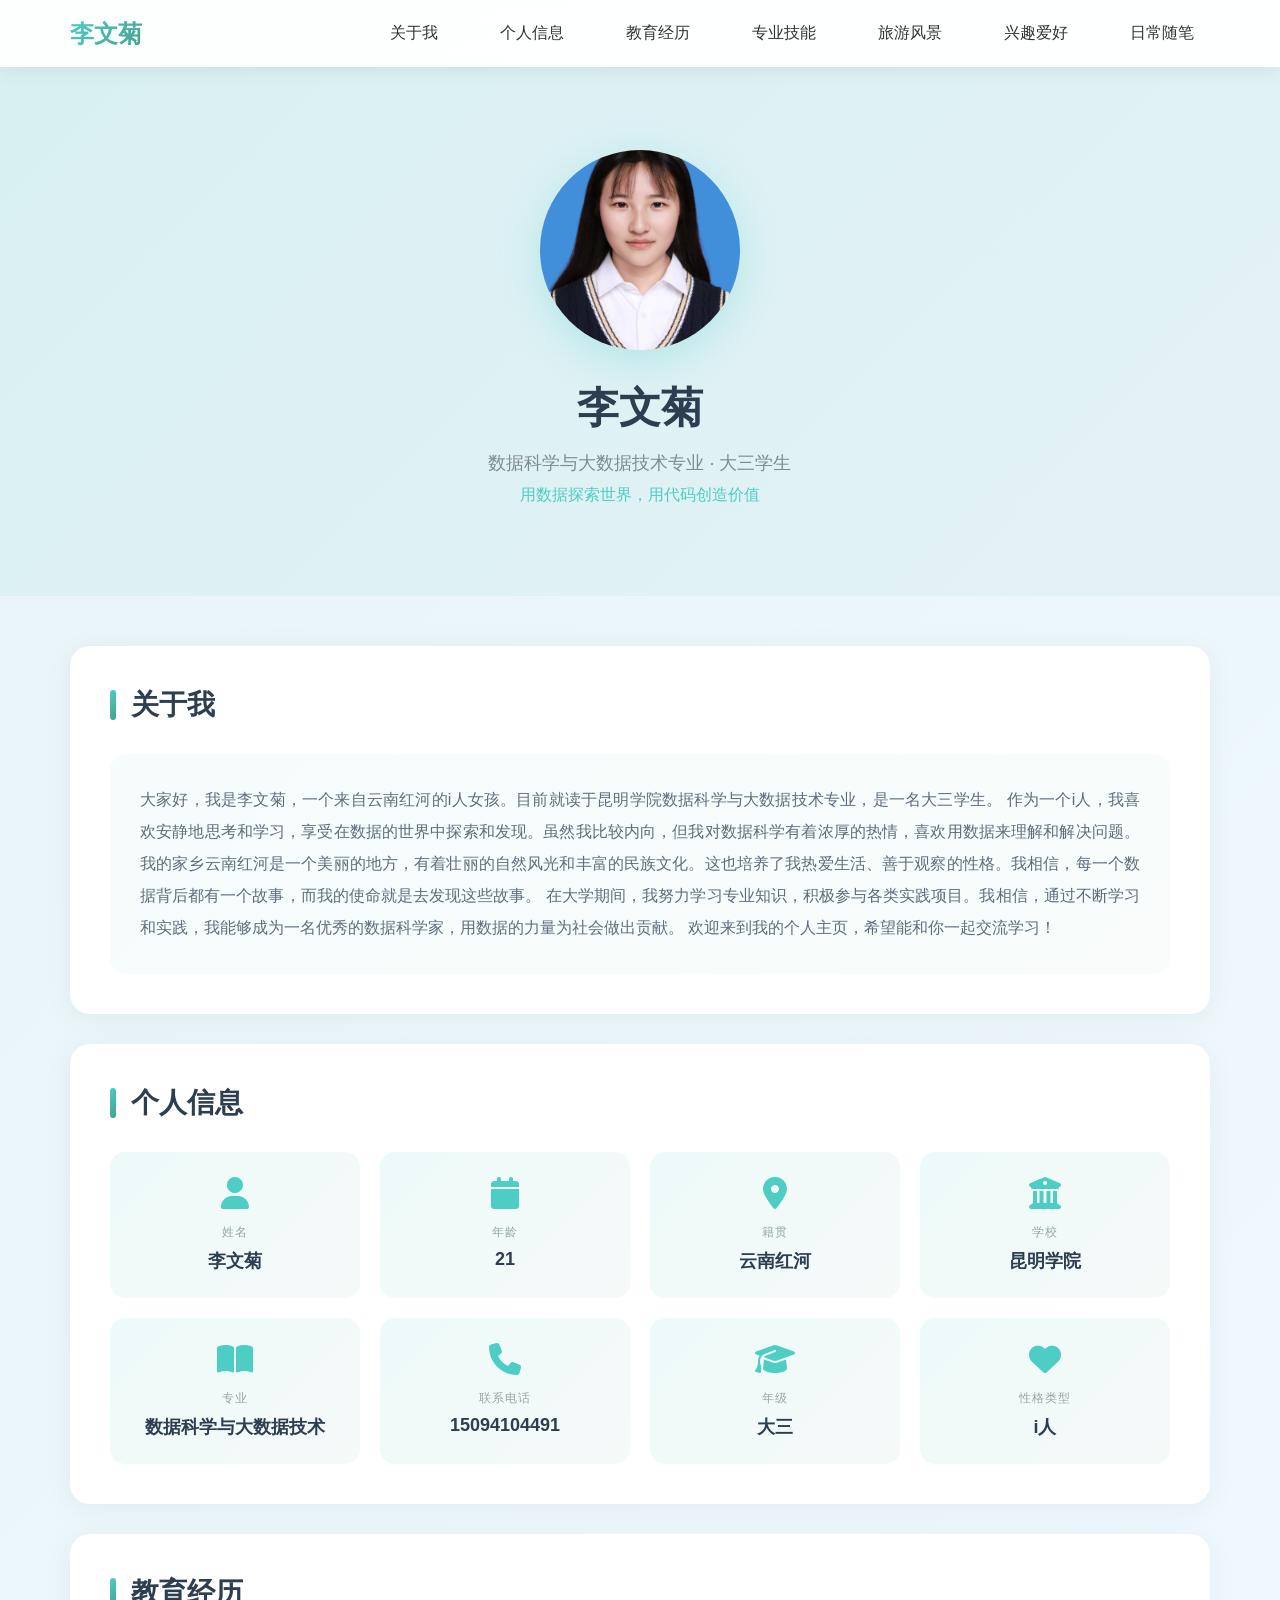
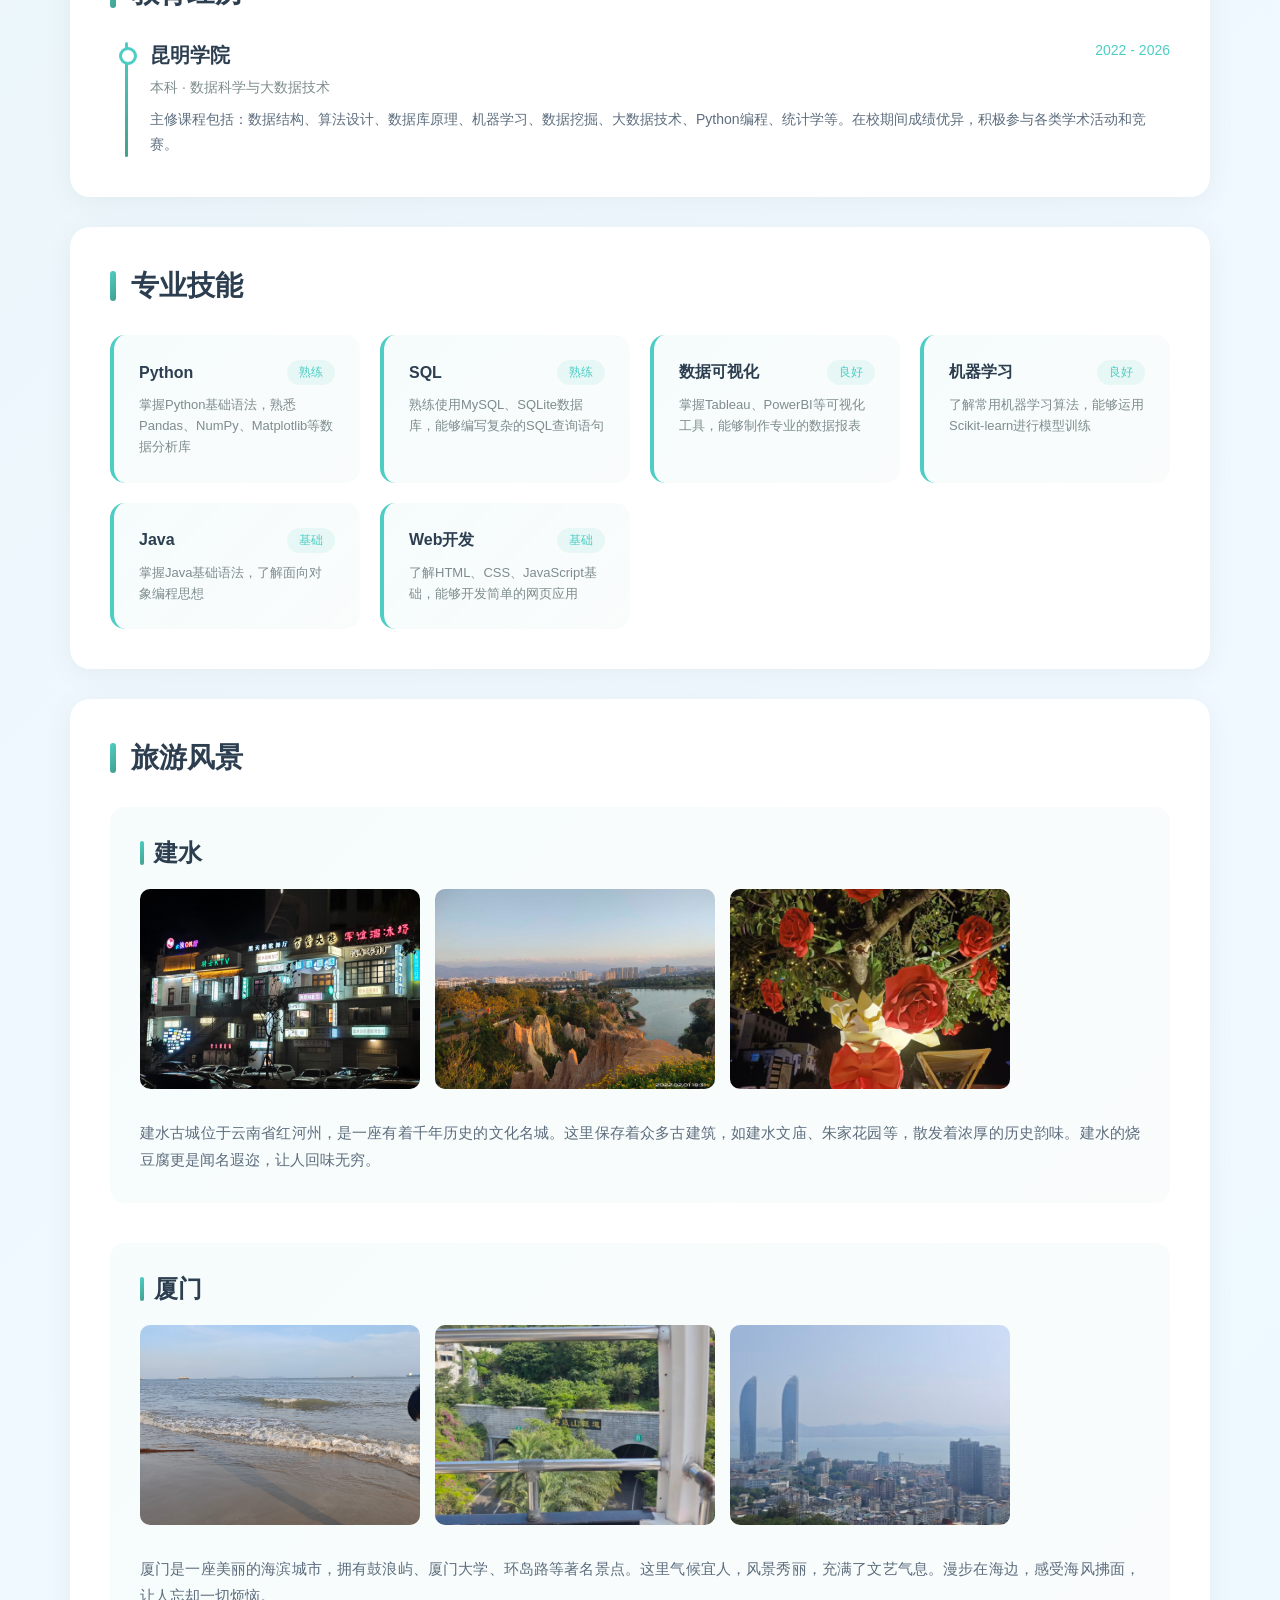
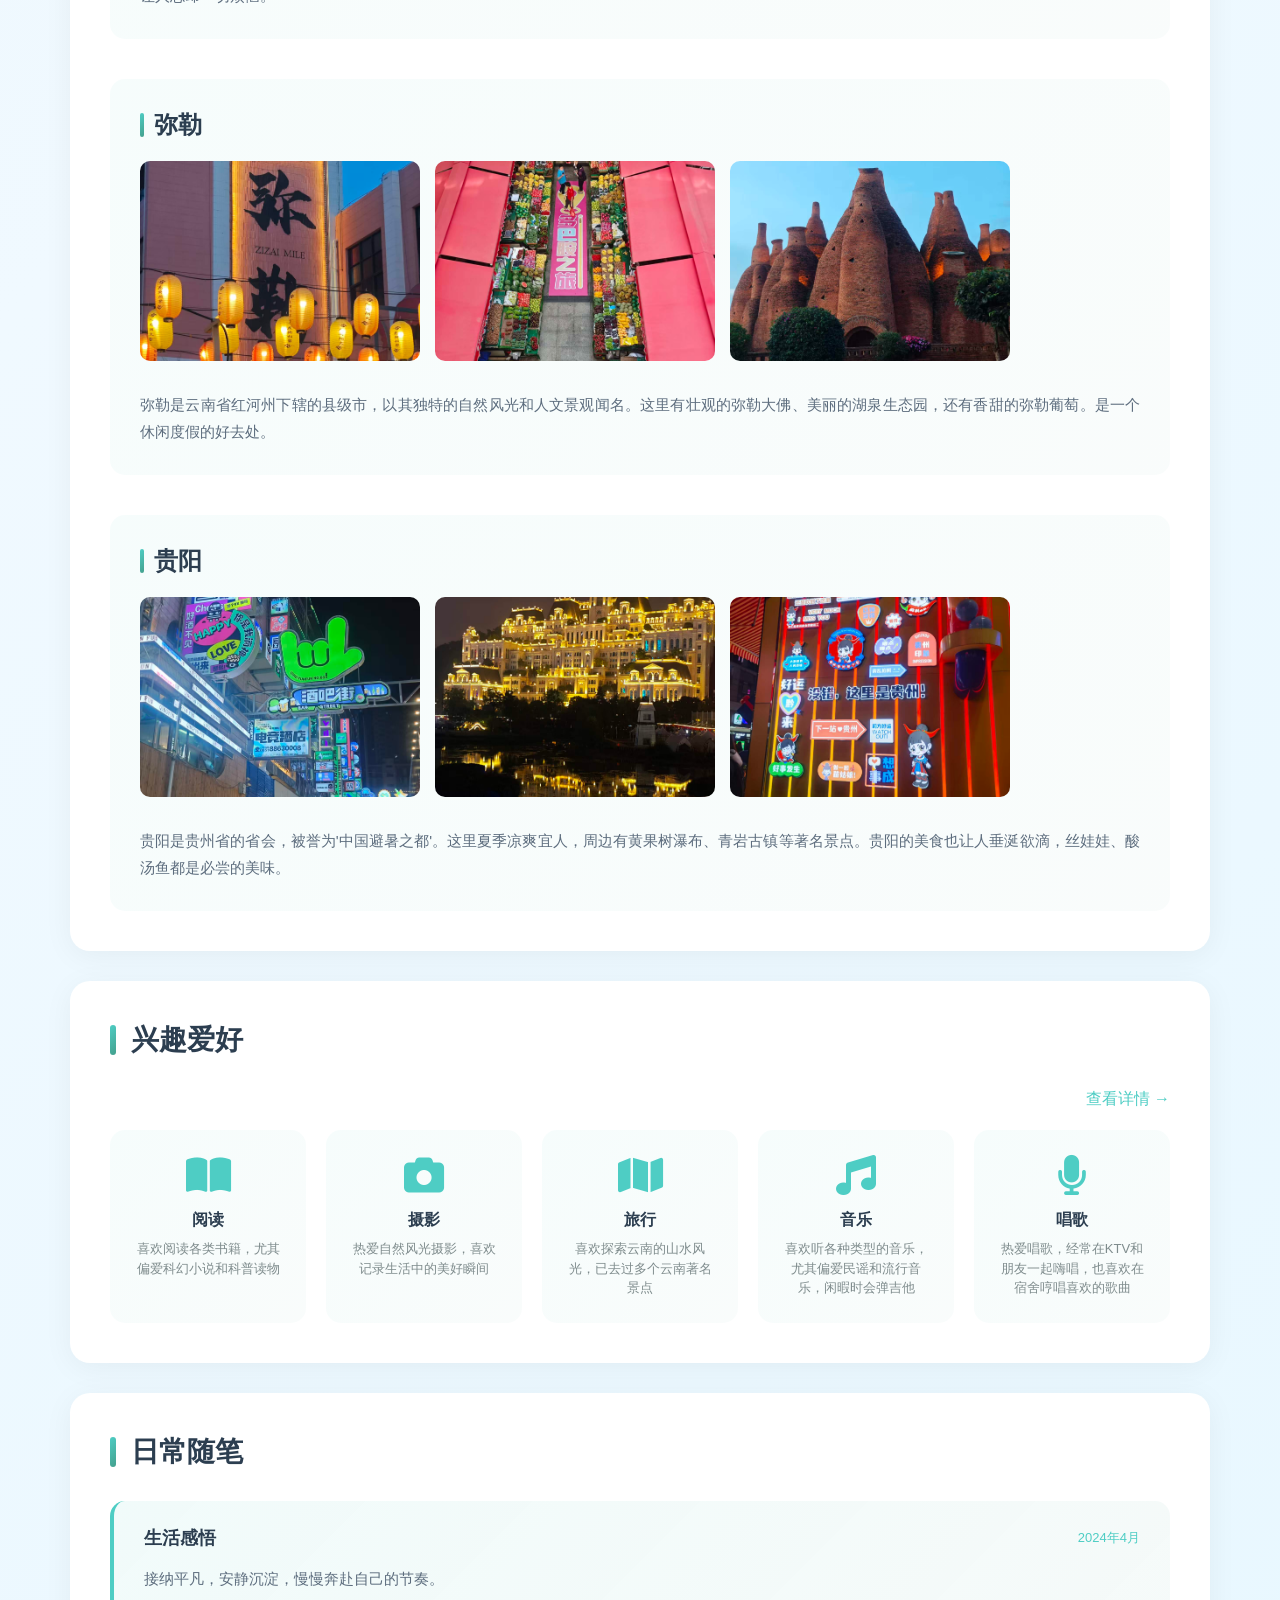
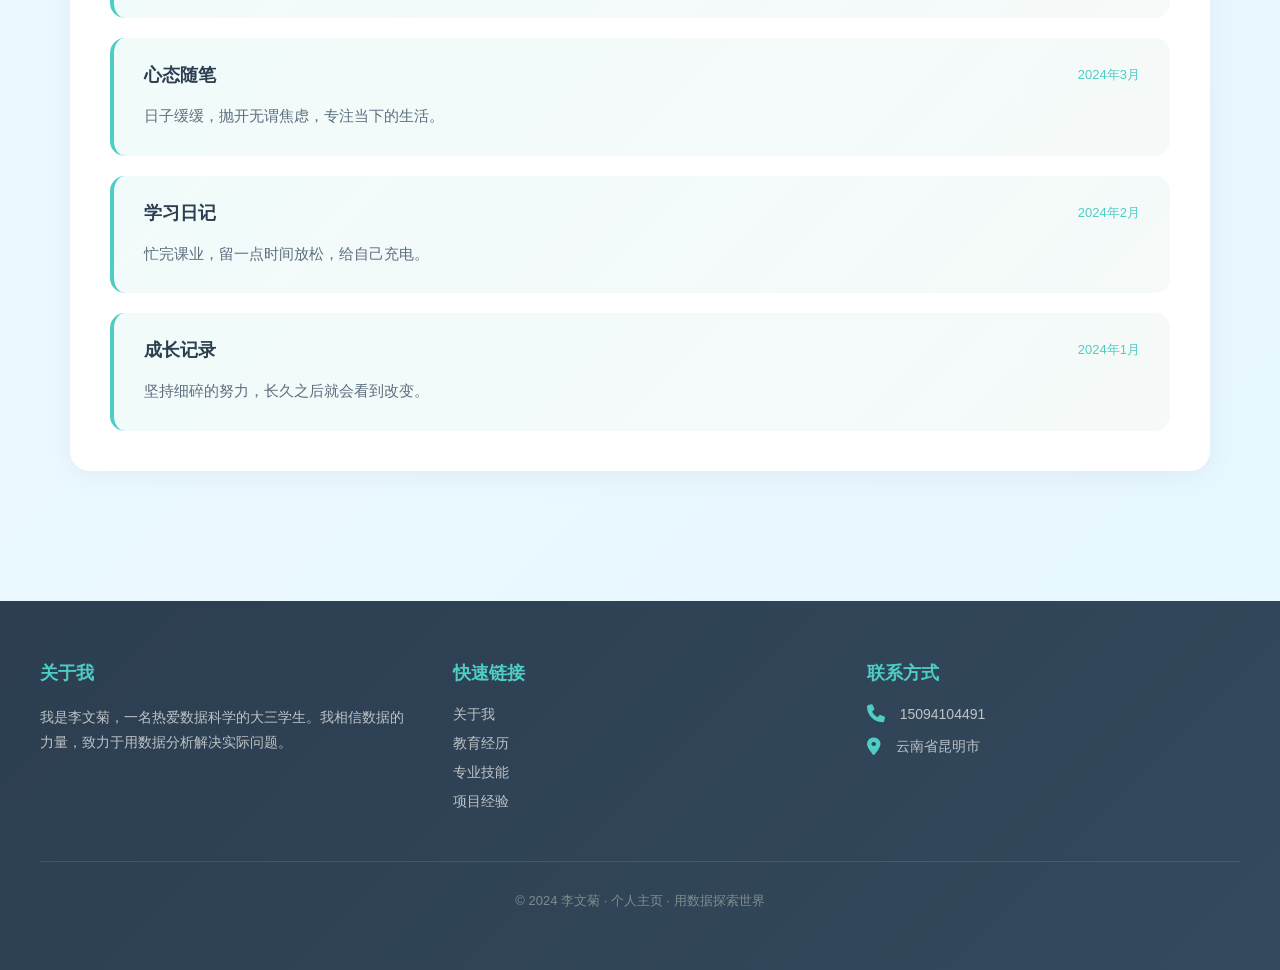
<file: index.html>
<!DOCTYPE html>
<html lang="zh-CN">
<head>
  <meta charset="UTF-8">
  <meta name="viewport" content="width=device-width, initial-scale=1.0">
  <title>李文菊 - 个人主页</title>
  <link rel="stylesheet" href="style.css">
  <link rel="stylesheet" href="https://cdnjs.cloudflare.com/ajax/libs/font-awesome/6.4.0/css/all.min.css">
</head>
<body>
  <!-- 导航栏 -->
  <nav class="navbar">
    <div class="navbar-container">
      <div class="navbar-logo">李文菊</div>
      <div class="navbar-links">
        <a href="#about">关于我</a>
        <a href="#info">个人信息</a>
        <a href="#education">教育经历</a>
        <a href="#skills">专业技能</a>
        <a href="#travels">旅游风景</a>
        <a href="#hobbies">兴趣爱好</a>
        <a href="#essays">日常随笔</a>
      </div>
    </div>
  </nav>

  <!-- 头部区域 -->
  <header class="header">
    <div class="avatar">
      <img src="9296031b9a8c6761e0ed3b38869fcb6f.jpg" alt="李文菊">
    </div>
    <h1>李文菊</h1>
    <p>数据科学与大数据技术专业 · 大三学生</p>
    <p class="tagline">用数据探索世界，用代码创造价值</p>
  </header>

  <!-- 主内容区域 -->
  <main class="main-content">
    <!-- 关于我 -->
    <section id="about" class="section">
      <h2 class="section-title">关于我</h2>
      <div class="about-content" id="about-content">
        <p>大家好，我是李文菊，一个来自云南红河的i人女孩。目前就读于昆明学院数据科学与大数据技术专业，是一名大三学生。</p>
        <p>作为一个i人，我喜欢安静地思考和学习，享受在数据的世界中探索和发现。虽然我比较内向，但我对生活有着浓厚的热情。</p>
        <p>我的家乡云南红河是一个美丽的地方，有着壮丽的自然风光和丰富的民族文化。这里的山山水水培养了我热爱生活、善于观察的性格。我相信，每一个数据背后都有一个故事，而我的使命就是去发现这些故事。</p>
        <p>在大学期间，我努力学习专业知识，积极参与各类实践项目。从数据结构到机器学习，从数据库原理到大数据技术，每一门课程都让我对这个领域有了更深的理解。我相信，通过不断学习和实践，我能用数据的力量为社会做出贡献。</p>
        <p>欢迎来到我的个人主页，希望能和你一起交流学习！</p>
      </div>
    </section>

    <!-- 个人信息 -->
    <section id="info" class="section">
      <h2 class="section-title">个人信息</h2>
      <div class="info-grid">
        <div class="info-card">
          <i class="fas fa-user"></i>
          <div class="label">姓名</div>
          <div class="value" id="info-name">李文菊</div>
        </div>
        <div class="info-card">
          <i class="fas fa-calendar"></i>
          <div class="label">年龄</div>
          <div class="value" id="info-age">21</div>
        </div>
        <div class="info-card">
          <i class="fas fa-map-marker-alt"></i>
          <div class="label">籍贯</div>
          <div class="value" id="info-location">云南红河</div>
        </div>
        <div class="info-card">
          <i class="fas fa-university"></i>
          <div class="label">学校</div>
          <div class="value" id="info-school">昆明学院</div>
        </div>
        <div class="info-card">
          <i class="fas fa-book-open"></i>
          <div class="label">专业</div>
          <div class="value" id="info-major">数据科学与大数据技术</div>
        </div>
        <div class="info-card">
          <i class="fas fa-phone"></i>
          <div class="label">联系电话</div>
          <div class="value" id="info-phone">15094104491</div>
        </div>
        <div class="info-card">
          <i class="fas fa-graduation-cap"></i>
          <div class="label">年级</div>
          <div class="value" id="info-grade">大三</div>
        </div>
        <div class="info-card">
          <i class="fas fa-heart"></i>
          <div class="label">性格类型</div>
          <div class="value" id="info-personality">i人</div>
        </div>
      </div>
    </section>

    <!-- 教育经历 -->
    <section id="education" class="section">
      <h2 class="section-title">教育经历</h2>
      <div class="education-timeline" id="education-list">
        <div class="education-item">
          <div class="education-header">
            <div class="education-title">
              <a href="https://www.kmu.edu.cn" target="_blank" class="school-link">昆明学院</a>
            </div>
            <div class="education-year">2023 - 2027</div>
          </div>
          <div class="education-meta">本科 · 数据科学与大数据技术</div>
          <div class="education-desc">主修课程包括：数据结构、数据库原理、机器学习、数据挖掘、大数据技术、Python编程、多元统计学等。在校期间积极参与各类学术活动和竞赛。</div>
        </div>
      </div>
    </section>

    <!-- 专业技能 -->
    <section id="skills" class="section">
      <h2 class="section-title">专业技能</h2>
      <div class="skills-grid" id="skills-list">
        <div class="skill-card">
          <div class="skill-header">
            <div class="skill-name">Python</div>
            <div class="skill-level">熟练</div>
          </div>
          <div class="skill-desc">掌握Python基础语法，熟悉Pandas、NumPy、Matplotlib等数据分析库，能够独立完成数据处理和分析任务。</div>
        </div>
        <div class="skill-card">
          <div class="skill-header">
            <div class="skill-name">SQL</div>
            <div class="skill-level">熟练</div>
          </div>
          <div class="skill-desc">熟练使用MySQL、SQLite数据库，能够编写复杂的SQL查询语句，熟悉数据库设计和优化。</div>
        </div>
        <div class="skill-card">
          <div class="skill-header">
            <div class="skill-name">数据可视化</div>
            <div class="skill-level">良好</div>
          </div>
          <div class="skill-desc">掌握Tableau、PowerBI等可视化工具，能够制作专业的数据报表和交互式图表。</div>
        </div>
        <div class="skill-card">
          <div class="skill-header">
            <div class="skill-name">机器学习</div>
            <div class="skill-level">良好</div>
          </div>
          <div class="skill-desc">了解常用机器学习算法，能够运用Scikit-learn进行模型训练和评估。</div>
        </div>
        <div class="skill-card">
          <div class="skill-header">
            <div class="skill-name">Java</div>
            <div class="skill-level">基础</div>
          </div>
          <div class="skill-desc">掌握Java基础语法，了解面向对象编程思想，能够开发简单的Java应用程序。</div>
        </div>
        <div class="skill-card">
          <div class="skill-header">
            <div class="skill-name">Web开发</div>
            <div class="skill-level">基础</div>
          </div>
          <div class="skill-desc">了解HTML、CSS、JavaScript基础，能够开发简单的网页应用，熟悉Flask框架。</div>
        </div>
      </div>
    </section>

    <!-- 旅游风景 -->
    <section id="travels" class="section">
      <h2 class="section-title">旅游风景</h2>
      <div id="travels-list">
        <div class="city-section">
          <h3 class="city-title">建水</h3>
          <div class="city-images">
            <img src="724189768a9d333e4f1fbbc2a312c86f.jpg" alt="建水风景1">
            <img src="96c0134a94dba85a9f428d855168f915.jpg" alt="建水风景2">
            <img src="a8b9a00c3e05631eb9178c05ef2198ba.jpg" alt="建水风景3">
          </div>
          <p class="city-desc">建水古城位于云南省红河州，是一座有着千年历史的文化名城。这里保存着众多古建筑，如建水文庙、朱家花园等，散发着浓厚的历史韵味。建水的烧豆腐更是闻名遐迩，让人回味无穷。</p>
        </div>
        <div class="city-section">
          <h3 class="city-title">厦门</h3>
          <div class="city-images">
            <img src="734a26d28e8ba4ce96df98d0080d6d70.jpg" alt="厦门风景1">
            <img src="944455b63428789804dae7947af32c93.jpg" alt="厦门风景2">
            <img src="7a6dc6bbfe37f6f1cffd63e15fbd5fd8.jpg" alt="厦门风景3">
          </div>
          <p class="city-desc">厦门是一座美丽的海滨城市，拥有鼓浪屿、厦门大学、环岛路等著名景点。这里气候宜人，风景秀丽，充满了文艺气息。漫步在海边，感受海风拂面，让人忘却一切烦恼。</p>
        </div>
        <div class="city-section">
          <h3 class="city-title">弥勒</h3>
          <div class="city-images">
            <img src="13866759c71f15808ec13a05396424bd.jpg" alt="弥勒风景1">
            <img src="8e2da969ac0b53ed0379a27b71091d85.jpg" alt="弥勒风景2">
            <img src="03a22ea670aece75b88b85041e4f4d82.jpg" alt="弥勒风景3">
          </div>
          <p class="city-desc">弥勒是云南省红河州下辖的县级市，以其独特的自然风光和人文景观闻名。这里有壮观的弥勒大佛、美丽的湖泉生态园，还有香甜的弥勒葡萄。是一个休闲度假的好去处。</p>
        </div>
        <div class="city-section">
          <h3 class="city-title">贵阳</h3>
          <div class="city-images">
            <img src="c70f1f5087c411f2ae5e68e1c2bf1aeb.jpg" alt="贵阳风景1">
            <img src="1ceb7e71e664f2adaa17cd65de8d710e.jpg" alt="贵阳风景2">
            <img src="9436256b34da13422342bf9aceff883a.jpg" alt="贵阳风景3">
          </div>
          <p class="city-desc">贵阳是贵州省的省会，被誉为'中国避暑之都'。这里夏季凉爽宜人，周边有黄果树瀑布、青岩古镇等著名景点。贵阳的美食也让人垂涎欲滴，丝娃娃、酸汤鱼都是必尝的美味。</p>
        </div>
      </div>
    </section>

    <!-- 兴趣爱好 -->
    <section id="hobbies" class="section">
      <h2 class="section-title">兴趣爱好</h2>
      <p style="text-align: right; margin-bottom: 20px;">
        <a href="hobbies.html" target="_blank" class="more-link">查看详情 →</a>
      </p>
      <div class="hobbies-grid" id="hobbies-list">
        <div class="hobby-card">
          <i class="fas fa-book-open"></i>
          <div class="hobby-name">阅读</div>
          <div class="hobby-desc">喜欢阅读各类书籍，尤其偏爱言情小说和科普读物</div>
        </div>
        <div class="hobby-card">
          <i class="fas fa-camera"></i>
          <div class="hobby-name">摄影</div>
          <div class="hobby-desc">热爱自然风光摄影，喜欢记录生活中的美好瞬间</div>
        </div>
        <div class="hobby-card">
          <i class="fas fa-map"></i>
          <div class="hobby-name">旅行</div>
          <div class="hobby-desc">喜欢探索云南的山水风光，已去过多个云南著名景点</div>
        </div>
        <div class="hobby-card">
          <i class="fas fa-music"></i>
          <div class="hobby-name">音乐</div>
          <div class="hobby-desc">喜欢听各种类型的音乐，尤其偏爱民谣和流行音乐，闲暇时会弹吉他</div>
        </div>
        <div class="hobby-card">
          <i class="fas fa-microphone"></i>
          <div class="hobby-name">唱歌</div>
          <div class="hobby-desc">热爱唱歌，经常在KTV和朋友一起嗨唱，也喜欢在宿舍哼唱喜欢的歌曲</div>
        </div>
      </div>
    </section>

    <!-- 日常随笔 -->
    <section id="essays" class="section">
      <h2 class="section-title">日常随笔</h2>
      <div class="essays-list" id="essays-list">
        <div class="essay-item">
          <div class="essay-header">
            <h3 class="essay-title">稳步前行</h3>
          </div>
          <p class="essay-content">沉下心做好眼前琐事，不急不躁，慢慢积攒属于自己的力量。</p>
        </div>
        <div class="essay-item">
          <div class="essay-header">
            <h3 class="essay-title">黄昏小憩</h3>
          </div>
          <p class="essay-content">结束一天的学习，借着晚风放空，卸下心里的疲惫。</p>
        </div>
        <div class="essay-item">
          <div class="essay-header">
            <h3 class="essay-title">拒绝内耗</h3>
          </div>
          <p class="essay-content">不再纠结无关的情绪，把精力放在自我提升上面。</p>
        </div>
        <div class="essay-item">
          <div class="essay-header">
            <h3 class="essay-title">细碎日常</h3>
          </div>
          <p class="essay-content">普通的每一天，认真度过，便是最好的生活。</p>
        </div>
      </div>
    </section>
  </main>

  <!-- 页脚 -->
  <footer class="footer">
    <div class="footer-container">
      <div class="footer-content">
        <div class="footer-section">
          <h3>关于我</h3>
          <p>我是李文菊，一名热爱数据科学的大三学生。我相信数据的力量，致力于用数据分析解决实际问题。</p>
        </div>
        <div class="footer-section">
          <h3>快速链接</h3>
          <ul>
            <li><a href="#about">关于我</a></li>
            <li><a href="#education">教育经历</a></li>
            <li><a href="#skills">专业技能</a></li>
            <li><a href="#projects">项目经验</a></li>
          </ul>
        </div>
        <div class="footer-section">
          <h3>联系方式</h3>
          <div class="footer-contact">
            <i class="fas fa-phone"></i>
            <span>15094104491</span>
          </div>
          <div class="footer-contact">
            <i class="fas fa-map-marker-alt"></i>
            <span>云南省昆明市</span>
          </div>
        </div>
      </div>
      <div class="footer-bottom">
        <p>&copy; 2024 李文菊 · 个人主页 · 用数据探索世界</p>
      </div>
    </div>
  </footer>

  <script>
    // 从JSON文件加载数据
    fetch('data.json')
      .then(response => response.json())
      .then(data => {
        // 更新个人信息
        document.getElementById('info-name').textContent = data.personal.name;
        document.getElementById('info-age').textContent = data.personal.age;
        document.getElementById('info-location').textContent = data.personal.location;
        document.getElementById('info-school').textContent = data.personal.school;
        document.getElementById('info-major').textContent = data.personal.major;
        document.getElementById('info-phone').textContent = data.personal.phone;
        document.getElementById('info-grade').textContent = data.personal.grade;
        document.getElementById('info-personality').textContent = data.personal.personality;

        // 更新关于我内容
        const aboutContent = document.getElementById('about-content');
        aboutContent.innerHTML = data.about.split('\\n').map(p => `<p>${p}</p>`).join('');

        // 动态生成教育经历
        const educationList = document.getElementById('education-list');
        educationList.innerHTML = data.education.map(item => `
          <div class="education-item">
            <div class="education-header">
              <div class="education-title">${item.school}</div>
              <div class="education-year">${item.startYear} - ${item.endYear}</div>
            </div>
            <div class="education-meta">${item.degree} · ${item.major}</div>
            <div class="education-desc">${item.description}</div>
          </div>
        `).join('');

        // 动态生成技能
        const skillsList = document.getElementById('skills-list');
        skillsList.innerHTML = data.skills.map(skill => `
          <div class="skill-card">
            <div class="skill-header">
              <div class="skill-name">${skill.name}</div>
              <div class="skill-level">${skill.level}</div>
            </div>
            <div class="skill-desc">${skill.description}</div>
          </div>
        `).join('');

        // 动态生成兴趣爱好
        const hobbiesList = document.getElementById('hobbies-list');
        hobbiesList.innerHTML = data.hobbies.map(hobby => `
          <div class="hobby-card">
            <i class="fas fa-${getHobbyIcon(hobby.name)}"></i>
            <div class="hobby-name">${hobby.name}</div>
            <div class="hobby-desc">${hobby.description}</div>
          </div>
        `).join('');

        // 动态生成日常随笔
        const essaysList = document.getElementById('essays-list');
        essaysList.innerHTML = data.essays.map(essay => `
          <div class="essay-item">
            <div class="essay-header">
              <h3 class="essay-title">${essay.title}</h3>
              <span class="essay-date">${essay.date}</span>
            </div>
            <p class="essay-content">${essay.content}</p>
          </div>
        `).join('');
      })
      .catch(error => console.error('加载数据失败:', error));

    // 获取兴趣爱好图标
    function getHobbyIcon(name) {
      const icons = {
        '阅读': 'book-open',
        '摄影': 'camera',
        '旅行': 'map',
        '音乐': 'music',
        '唱歌': 'microphone'
      };
      return icons[name] || 'star';
    }
  </script>
</body>
</html>
</file>
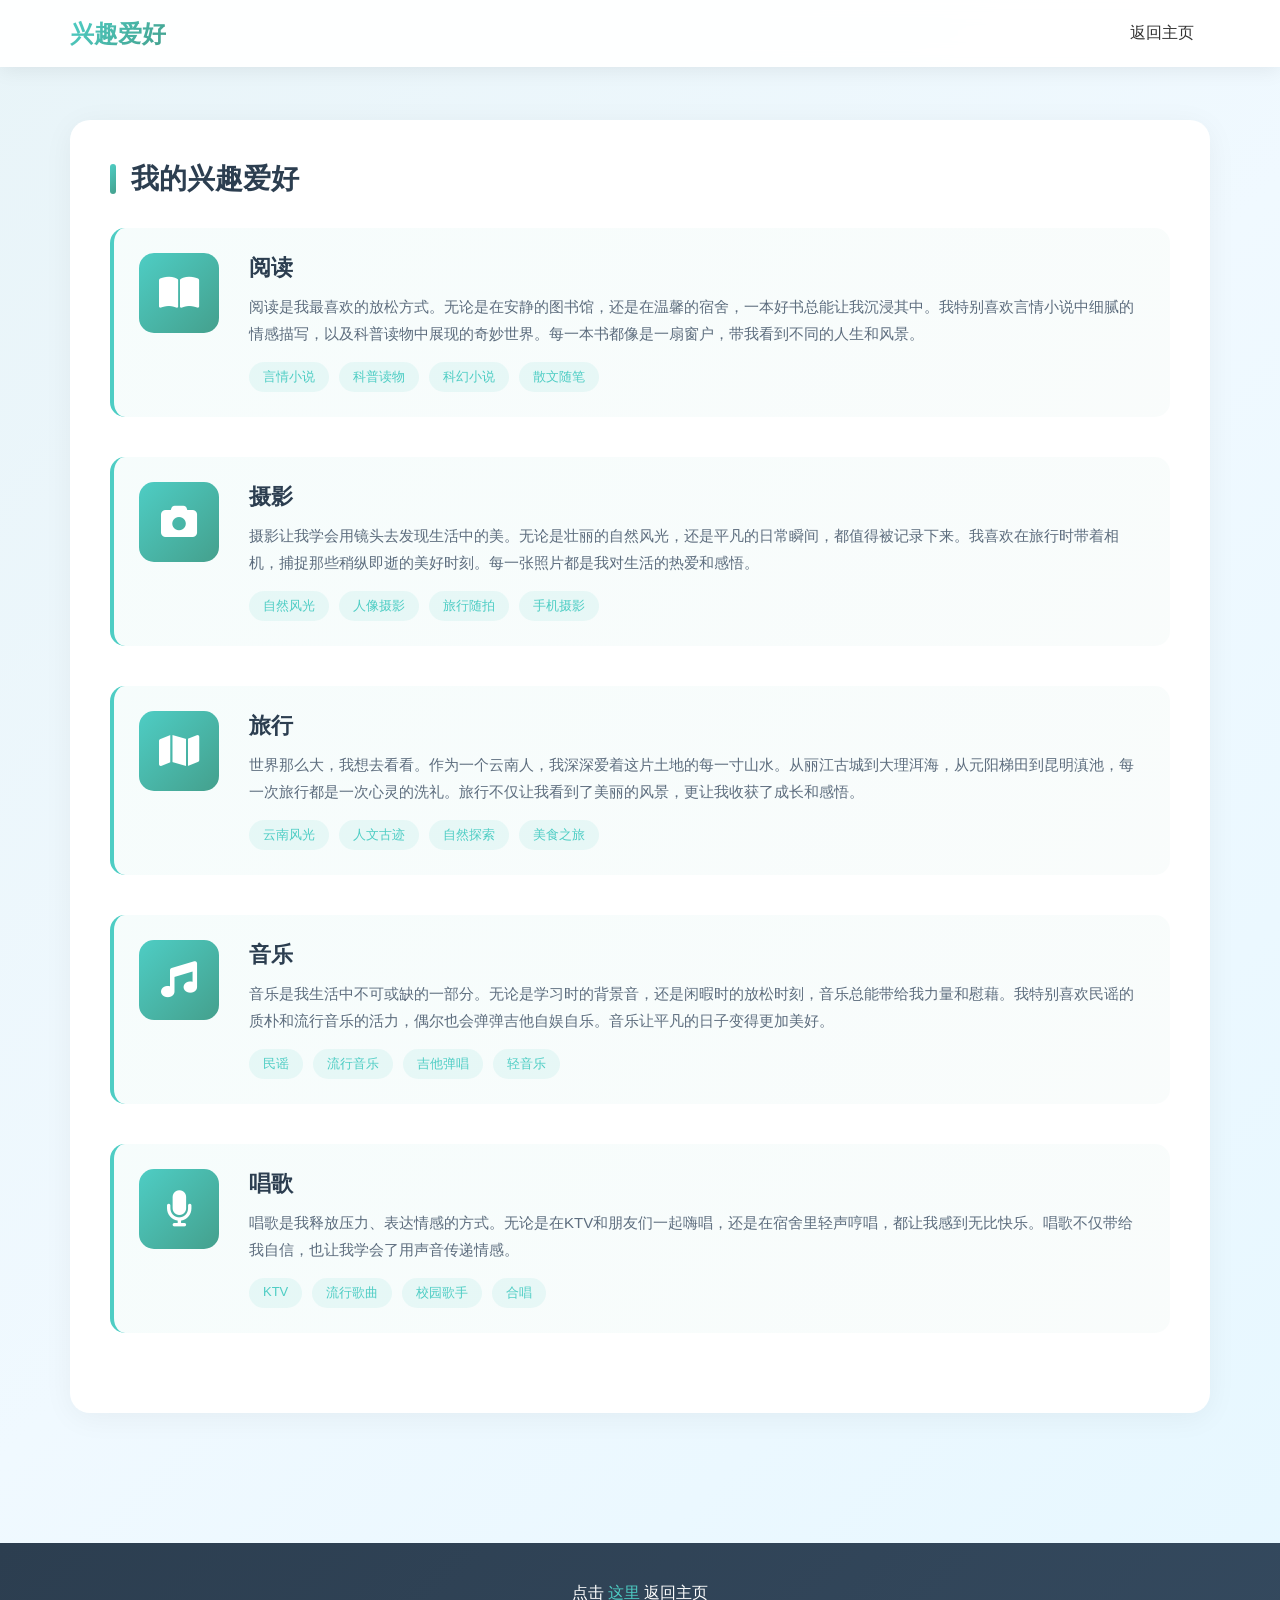
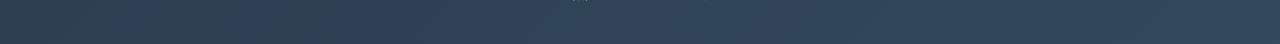
<file: hobbies.html>
<!DOCTYPE html>
<html lang="zh-CN">
<head>
  <meta charset="UTF-8">
  <meta name="viewport" content="width=device-width, initial-scale=1.0">
  <title>李文菊 - 兴趣爱好</title>
  <link rel="stylesheet" href="style.css">
  <link rel="stylesheet" href="https://cdnjs.cloudflare.com/ajax/libs/font-awesome/6.4.0/css/all.min.css">
  <style>
    body {
      background: linear-gradient(135deg, #e8f4f8 0%, #f0f9ff 50%, #e6f7ff 100%);
      min-height: 100vh;
    }

    .navbar {
      position: fixed;
      top: 0;
      left: 0;
      width: 100%;
      background: rgba(255, 255, 255, 0.95);
      backdrop-filter: blur(10px);
      box-shadow: 0 2px 20px rgba(0, 0, 0, 0.08);
      z-index: 1000;
      padding: 15px 0;
    }

    .navbar-container {
      max-width: 1200px;
      margin: 0 auto;
      padding: 0 30px;
      display: flex;
      justify-content: space-between;
      align-items: center;
    }

    .navbar-logo {
      font-size: 24px;
      font-weight: 700;
      background: linear-gradient(135deg, #4ECDC4 0%, #44A08D 100%);
      -webkit-background-clip: text;
      -webkit-text-fill-color: transparent;
      background-clip: text;
    }

    .navbar-links a {
      text-decoration: none;
      color: #333;
      font-weight: 500;
      padding: 8px 16px;
      border-radius: 20px;
      transition: all 0.3s ease;
    }

    .navbar-links a:hover {
      background: linear-gradient(135deg, #4ECDC4 0%, #44A08D 100%);
      color: white;
    }

    .main-content {
      max-width: 1200px;
      margin: 0 auto;
      padding: 120px 30px 50px;
    }

    .section {
      background: white;
      border-radius: 20px;
      padding: 40px;
      margin-bottom: 30px;
      box-shadow: 0 5px 30px rgba(0, 0, 0, 0.05);
    }

    .section-title {
      font-size: 28px;
      font-weight: 700;
      color: #2C3E50;
      margin-bottom: 30px;
      display: flex;
      align-items: center;
      gap: 15px;
    }

    .section-title::before {
      content: '';
      width: 6px;
      height: 30px;
      background: linear-gradient(135deg, #4ECDC4 0%, #44A08D 100%);
      border-radius: 3px;
    }

    .hobby-detail {
      display: flex;
      gap: 30px;
      margin-bottom: 40px;
      padding: 25px;
      background: linear-gradient(135deg, rgba(78, 205, 196, 0.05) 0%, rgba(68, 160, 141, 0.03) 100%);
      border-radius: 15px;
      border-left: 4px solid #4ECDC4;
    }

    .hobby-icon {
      width: 80px;
      height: 80px;
      background: linear-gradient(135deg, #4ECDC4 0%, #44A08D 100%);
      border-radius: 15px;
      display: flex;
      align-items: center;
      justify-content: center;
      flex-shrink: 0;
    }

    .hobby-icon i {
      font-size: 36px;
      color: white;
    }

    .hobby-info {
      flex: 1;
    }

    .hobby-info h3 {
      font-size: 22px;
      font-weight: 600;
      color: #2C3E50;
      margin-bottom: 10px;
    }

    .hobby-info p {
      font-size: 15px;
      color: #5D6D7E;
      line-height: 1.8;
      margin-bottom: 15px;
    }

    .hobby-highlights {
      display: flex;
      flex-wrap: wrap;
      gap: 10px;
    }

    .highlight-tag {
      font-size: 13px;
      color: #4ECDC4;
      background: rgba(78, 205, 196, 0.1);
      padding: 6px 14px;
      border-radius: 15px;
    }

    .footer {
      background: linear-gradient(135deg, #2C3E50 0%, #34495E 100%);
      color: white;
      padding: 40px 30px;
      margin-top: 50px;
      text-align: center;
    }

    .footer a {
      color: #4ECDC4;
      text-decoration: none;
    }

    .footer a:hover {
      text-decoration: underline;
    }

    @media (max-width: 768px) {
      .hobby-detail {
        flex-direction: column;
      }

      .navbar-links a {
        font-size: 14px;
        padding: 6px 12px;
      }
    }
  </style>
</head>
<body>
  <nav class="navbar">
    <div class="navbar-container">
      <div class="navbar-logo">兴趣爱好</div>
      <div class="navbar-links">
        <a href="index.html">返回主页</a>
      </div>
    </div>
  </nav>

  <main class="main-content">
    <section class="section">
      <h2 class="section-title">我的兴趣爱好</h2>
      
      <div class="hobby-detail">
        <div class="hobby-icon">
          <i class="fas fa-book-open"></i>
        </div>
        <div class="hobby-info">
          <h3>阅读</h3>
          <p>阅读是我最喜欢的放松方式。无论是在安静的图书馆，还是在温馨的宿舍，一本好书总能让我沉浸其中。我特别喜欢言情小说中细腻的情感描写，以及科普读物中展现的奇妙世界。每一本书都像是一扇窗户，带我看到不同的人生和风景。</p>
          <div class="hobby-highlights">
            <span class="highlight-tag">言情小说</span>
            <span class="highlight-tag">科普读物</span>
            <span class="highlight-tag">科幻小说</span>
            <span class="highlight-tag">散文随笔</span>
          </div>
        </div>
      </div>

      <div class="hobby-detail">
        <div class="hobby-icon">
          <i class="fas fa-camera"></i>
        </div>
        <div class="hobby-info">
          <h3>摄影</h3>
          <p>摄影让我学会用镜头去发现生活中的美。无论是壮丽的自然风光，还是平凡的日常瞬间，都值得被记录下来。我喜欢在旅行时带着相机，捕捉那些稍纵即逝的美好时刻。每一张照片都是我对生活的热爱和感悟。</p>
          <div class="hobby-highlights">
            <span class="highlight-tag">自然风光</span>
            <span class="highlight-tag">人像摄影</span>
            <span class="highlight-tag">旅行随拍</span>
            <span class="highlight-tag">手机摄影</span>
          </div>
        </div>
      </div>

      <div class="hobby-detail">
        <div class="hobby-icon">
          <i class="fas fa-map"></i>
        </div>
        <div class="hobby-info">
          <h3>旅行</h3>
          <p>世界那么大，我想去看看。作为一个云南人，我深深爱着这片土地的每一寸山水。从丽江古城到大理洱海，从元阳梯田到昆明滇池，每一次旅行都是一次心灵的洗礼。旅行不仅让我看到了美丽的风景，更让我收获了成长和感悟。</p>
          <div class="hobby-highlights">
            <span class="highlight-tag">云南风光</span>
            <span class="highlight-tag">人文古迹</span>
            <span class="highlight-tag">自然探索</span>
            <span class="highlight-tag">美食之旅</span>
          </div>
        </div>
      </div>

      <div class="hobby-detail">
        <div class="hobby-icon">
          <i class="fas fa-music"></i>
        </div>
        <div class="hobby-info">
          <h3>音乐</h3>
          <p>音乐是我生活中不可或缺的一部分。无论是学习时的背景音，还是闲暇时的放松时刻，音乐总能带给我力量和慰藉。我特别喜欢民谣的质朴和流行音乐的活力，偶尔也会弹弹吉他自娱自乐。音乐让平凡的日子变得更加美好。</p>
          <div class="hobby-highlights">
            <span class="highlight-tag">民谣</span>
            <span class="highlight-tag">流行音乐</span>
            <span class="highlight-tag">吉他弹唱</span>
            <span class="highlight-tag">轻音乐</span>
          </div>
        </div>
      </div>

      <div class="hobby-detail">
        <div class="hobby-icon">
          <i class="fas fa-microphone"></i>
        </div>
        <div class="hobby-info">
          <h3>唱歌</h3>
          <p>唱歌是我释放压力、表达情感的方式。无论是在KTV和朋友们一起嗨唱，还是在宿舍里轻声哼唱，都让我感到无比快乐。唱歌不仅带给我自信，也让我学会了用声音传递情感。</p>
          <div class="hobby-highlights">
            <span class="highlight-tag">KTV</span>
            <span class="highlight-tag">流行歌曲</span>
            <span class="highlight-tag">校园歌手</span>
            <span class="highlight-tag">合唱</span>
          </div>
        </div>
      </div>
    </section>
  </main>

  <footer class="footer">
    <p>点击 <a href="index.html">这里</a> 返回主页</p>
  </footer>
</body>
</html>
</file>
<file: style.css>
* {
  margin: 0;
  padding: 0;
  box-sizing: border-box;
}

body {
  font-family: 'Microsoft YaHei', 'PingFang SC', sans-serif;
  background: linear-gradient(135deg, #e8f4f8 0%, #f0f9ff 50%, #e6f7ff 100%);
  min-height: 100vh;
}

/* 导航栏样式 */
.navbar {
  position: fixed;
  top: 0;
  left: 0;
  width: 100%;
  background: rgba(255, 255, 255, 0.95);
  backdrop-filter: blur(10px);
  box-shadow: 0 2px 20px rgba(0, 0, 0, 0.08);
  z-index: 1000;
  padding: 15px 0;
  transition: all 0.3s ease;
}

.navbar:hover {
  box-shadow: 0 4px 30px rgba(0, 0, 0, 0.1);
}

.navbar-container {
  max-width: 1200px;
  margin: 0 auto;
  padding: 0 30px;
  display: flex;
  justify-content: space-between;
  align-items: center;
}

.navbar-logo {
  font-size: 24px;
  font-weight: 700;
  background: linear-gradient(135deg, #4ECDC4 0%, #44A08D 100%);
  -webkit-background-clip: text;
  -webkit-text-fill-color: transparent;
  background-clip: text;
}

.navbar-links {
  display: flex;
  gap: 30px;
}

.navbar-links a {
  text-decoration: none;
  color: #333;
  font-weight: 500;
  padding: 8px 16px;
  border-radius: 20px;
  transition: all 0.3s ease;
}

.navbar-links a:hover {
  background: linear-gradient(135deg, #4ECDC4 0%, #44A08D 100%);
  color: white;
}

/* 头部区域 */
.header {
  padding: 150px 30px 80px;
  text-align: center;
  background: linear-gradient(135deg, rgba(78, 205, 196, 0.1) 0%, rgba(68, 160, 141, 0.05) 100%);
}

.avatar {
  width: 200px;
  height: 200px;
  border-radius: 50%;
  margin: 0 auto 30px;
  overflow: hidden;
  box-shadow: 0 10px 40px rgba(78, 205, 196, 0.3);
  transition: transform 0.3s ease;
}

.avatar img {
  width: 100%;
  height: 100%;
  object-fit: cover;
  transition: transform 0.3s ease;
}

.avatar:hover {
  transform: scale(1.05);
}

.avatar i {
  font-size: 80px;
  color: white;
}

.header h1 {
  font-size: 42px;
  font-weight: 700;
  color: #2C3E50;
  margin-bottom: 15px;
}

.header p {
  font-size: 18px;
  color: #7F8C8D;
  margin-bottom: 10px;
}

.header .tagline {
  font-size: 16px;
  color: #4ECDC4;
  font-weight: 500;
}

/* 主内容区域 */
.main-content {
  max-width: 1200px;
  margin: 0 auto;
  padding: 50px 30px;
}

.section {
  background: white;
  border-radius: 20px;
  padding: 40px;
  margin-bottom: 30px;
  box-shadow: 0 5px 30px rgba(0, 0, 0, 0.05);
  transition: all 0.3s ease;
}

.section:hover {
  box-shadow: 0 10px 40px rgba(0, 0, 0, 0.08);
  transform: translateY(-2px);
}

.section-title {
  font-size: 28px;
  font-weight: 700;
  color: #2C3E50;
  margin-bottom: 30px;
  display: flex;
  align-items: center;
  gap: 15px;
}

.section-title::before {
  content: '';
  width: 6px;
  height: 30px;
  background: linear-gradient(135deg, #4ECDC4 0%, #44A08D 100%);
  border-radius: 3px;
}

/* 关于我 */
.about-content {
  line-height: 2;
  color: #5D6D7E;
  font-size: 16px;
  text-align: justify;
  background: linear-gradient(135deg, rgba(78, 205, 196, 0.05) 0%, rgba(68, 160, 141, 0.03) 100%);
  padding: 30px;
  border-radius: 15px;
}

.about-content p {
  margin-bottom: 20px;
}

.about-content p:last-child {
  margin-bottom: 0;
}

/* 个人信息卡片 */
.info-grid {
  display: grid;
  grid-template-columns: repeat(auto-fit, minmax(200px, 1fr));
  gap: 20px;
}

.info-card {
  background: linear-gradient(135deg, rgba(78, 205, 196, 0.1) 0%, rgba(68, 160, 141, 0.05) 100%);
  padding: 25px;
  border-radius: 15px;
  text-align: center;
  transition: all 0.3s ease;
}

.info-card:hover {
  background: linear-gradient(135deg, rgba(78, 205, 196, 0.15) 0%, rgba(68, 160, 141, 0.1) 100%);
  transform: translateY(-5px);
}

.info-card i {
  font-size: 32px;
  color: #4ECDC4;
  margin-bottom: 15px;
}

.info-card .label {
  font-size: 12px;
  color: #95A5A6;
  text-transform: uppercase;
  letter-spacing: 1px;
  margin-bottom: 8px;
}

.info-card .value {
  font-size: 18px;
  font-weight: 600;
  color: #2C3E50;
}

/* 教育经历 */
.education-timeline {
  position: relative;
  padding-left: 40px;
}

.education-timeline::before {
  content: '';
  position: absolute;
  left: 15px;
  top: 0;
  bottom: 0;
  width: 3px;
  background: linear-gradient(180deg, #4ECDC4 0%, #44A08D 100%);
  border-radius: 2px;
}

.education-item {
  position: relative;
  margin-bottom: 40px;
}

.education-item:last-child {
  margin-bottom: 0;
}

.education-item::before {
  content: '';
  position: absolute;
  left: -31px;
  top: 5px;
  width: 12px;
  height: 12px;
  background: white;
  border: 3px solid #4ECDC4;
  border-radius: 50%;
}

.education-header {
  display: flex;
  justify-content: space-between;
  align-items: flex-start;
  margin-bottom: 10px;
}

.education-title {
  font-size: 20px;
  font-weight: 600;
  color: #2C3E50;
}

.education-title a {
  color: #2C3E50;
  text-decoration: none;
  transition: color 0.3s ease;
}

.education-title a:hover {
  color: #4ECDC4;
}

.education-year {
  font-size: 14px;
  color: #4ECDC4;
  font-weight: 500;
}

.education-meta {
  font-size: 14px;
  color: #7F8C8D;
  margin-bottom: 10px;
}

.education-desc {
  font-size: 14px;
  color: #5D6D7E;
  line-height: 1.8;
}

/* 技能展示 */
.skills-grid {
  display: grid;
  grid-template-columns: repeat(auto-fit, minmax(250px, 1fr));
  gap: 20px;
}

.skill-card {
  background: linear-gradient(135deg, rgba(78, 205, 196, 0.05) 0%, rgba(68, 160, 141, 0.03) 100%);
  padding: 25px;
  border-radius: 15px;
  border-left: 4px solid #4ECDC4;
  transition: all 0.3s ease;
}

.skill-card:hover {
  background: linear-gradient(135deg, rgba(78, 205, 196, 0.1) 0%, rgba(68, 160, 141, 0.05) 100%);
  transform: translateX(10px);
}

.skill-header {
  display: flex;
  justify-content: space-between;
  align-items: center;
  margin-bottom: 10px;
}

.skill-name {
  font-size: 16px;
  font-weight: 600;
  color: #2C3E50;
}

.skill-level {
  font-size: 12px;
  color: #4ECDC4;
  font-weight: 500;
  background: rgba(78, 205, 196, 0.1);
  padding: 4px 12px;
  border-radius: 15px;
}

.skill-desc {
  font-size: 13px;
  color: #7F8C8D;
  line-height: 1.6;
}

/* 项目经验 */
.projects-grid {
  display: grid;
  grid-template-columns: repeat(auto-fit, minmax(350px, 1fr));
  gap: 25px;
}

.project-card {
  background: linear-gradient(135deg, rgba(78, 205, 196, 0.05) 0%, rgba(68, 160, 141, 0.03) 100%);
  padding: 30px;
  border-radius: 15px;
  transition: all 0.3s ease;
}

.project-card:hover {
  background: linear-gradient(135deg, rgba(78, 205, 196, 0.1) 0%, rgba(68, 160, 141, 0.05) 100%);
  transform: translateY(-5px);
}

.project-title {
  font-size: 18px;
  font-weight: 600;
  color: #2C3E50;
  margin-bottom: 10px;
}

.project-meta {
  display: flex;
  gap: 20px;
  margin-bottom: 15px;
  font-size: 13px;
  color: #7F8C8D;
}

.project-role {
  color: #4ECDC4;
  font-weight: 500;
}

.project-desc {
  font-size: 14px;
  color: #5D6D7E;
  line-height: 1.8;
  margin-bottom: 15px;
}

.project-tags {
  display: flex;
  flex-wrap: wrap;
  gap: 8px;
}

.project-tag {
  font-size: 12px;
  color: #4ECDC4;
  background: rgba(78, 205, 196, 0.1);
  padding: 5px 12px;
  border-radius: 10px;
}

/* 兴趣爱好 */
.hobbies-grid {
  display: grid;
  grid-template-columns: repeat(auto-fit, minmax(180px, 1fr));
  gap: 20px;
}

.hobby-card {
  text-align: center;
  padding: 25px;
  background: linear-gradient(135deg, rgba(78, 205, 196, 0.05) 0%, rgba(68, 160, 141, 0.03) 100%);
  border-radius: 15px;
  transition: all 0.3s ease;
}

.hobby-card:hover {
  background: linear-gradient(135deg, rgba(78, 205, 196, 0.1) 0%, rgba(68, 160, 141, 0.05) 100%);
  transform: scale(1.05);
}

.hobby-card i {
  font-size: 40px;
  color: #4ECDC4;
  margin-bottom: 15px;
}

.hobby-name {
  font-size: 16px;
  font-weight: 600;
  color: #2C3E50;
  margin-bottom: 8px;
}

.hobby-desc {
  font-size: 13px;
  color: #7F8C8D;
  line-height: 1.5;
}

/* 旅游风景 */
.city-section {
  margin-bottom: 40px;
  background: linear-gradient(135deg, rgba(78, 205, 196, 0.05) 0%, rgba(68, 160, 141, 0.03) 100%);
  padding: 30px;
  border-radius: 15px;
}

.city-section:last-child {
  margin-bottom: 0;
}

.city-title {
  font-size: 24px;
  font-weight: 600;
  color: #2C3E50;
  margin-bottom: 20px;
  display: flex;
  align-items: center;
  gap: 10px;
}

.city-title::before {
  content: '';
  width: 4px;
  height: 24px;
  background: linear-gradient(135deg, #4ECDC4 0%, #44A08D 100%);
  border-radius: 2px;
}

.city-images {
  display: flex;
  gap: 15px;
  margin-bottom: 20px;
  overflow-x: auto;
  padding-bottom: 10px;
}

.city-images img {
  width: 280px;
  height: 200px;
  object-fit: cover;
  border-radius: 10px;
  flex-shrink: 0;
  transition: transform 0.3s ease;
}

.city-images img:hover {
  transform: scale(1.05);
}

.city-desc {
  font-size: 15px;
  color: #5D6D7E;
  line-height: 1.8;
  text-align: justify;
}

/* 日常随笔 */
.essays-list {
  display: flex;
  flex-direction: column;
  gap: 20px;
}

.essay-item {
  background: linear-gradient(135deg, rgba(78, 205, 196, 0.08) 0%, rgba(68, 160, 141, 0.05) 100%);
  padding: 25px 30px;
  border-radius: 15px;
  border-left: 4px solid #4ECDC4;
  transition: all 0.3s ease;
}

.essay-item:hover {
  background: linear-gradient(135deg, rgba(78, 205, 196, 0.12) 0%, rgba(68, 160, 141, 0.08) 100%);
  transform: translateX(10px);
}

.essay-header {
  display: flex;
  justify-content: space-between;
  align-items: center;
  margin-bottom: 15px;
}

.essay-title {
  font-size: 18px;
  font-weight: 600;
  color: #2C3E50;
}

.essay-date {
  font-size: 13px;
  color: #4ECDC4;
  font-weight: 500;
}

.more-link {
  color: #4ECDC4;
  text-decoration: none;
  font-weight: 500;
  transition: all 0.3s ease;
}

.more-link:hover {
  color: #44A08D;
  text-decoration: underline;
}

.essay-content {
  font-size: 15px;
  color: #5D6D7E;
  line-height: 1.9;
  text-align: justify;
}

/* 页脚 */
.footer {
  background: linear-gradient(135deg, #2C3E50 0%, #34495E 100%);
  color: white;
  padding: 60px 30px;
  margin-top: 50px;
}

.footer-container {
  max-width: 1200px;
  margin: 0 auto;
}

.footer-content {
  display: grid;
  grid-template-columns: repeat(auto-fit, minmax(250px, 1fr));
  gap: 40px;
  margin-bottom: 40px;
}

.footer-section h3 {
  font-size: 18px;
  font-weight: 600;
  margin-bottom: 20px;
  color: #4ECDC4;
}

.footer-section p {
  font-size: 14px;
  color: #BDC3C7;
  line-height: 1.8;
  margin-bottom: 10px;
}

.footer-section ul {
  list-style: none;
}

.footer-section ul li {
  margin-bottom: 10px;
}

.footer-section ul li a {
  color: #BDC3C7;
  text-decoration: none;
  font-size: 14px;
  transition: color 0.3s ease;
}

.footer-section ul li a:hover {
  color: #4ECDC4;
}

.footer-contact {
  display: flex;
  align-items: center;
  gap: 15px;
  margin-bottom: 15px;
}

.footer-contact i {
  font-size: 18px;
  color: #4ECDC4;
}

.footer-contact span {
  color: #BDC3C7;
  font-size: 14px;
}

.footer-bottom {
  border-top: 1px solid rgba(255, 255, 255, 0.1);
  padding-top: 30px;
  text-align: center;
  color: #7F8C8D;
  font-size: 13px;
}

/* 响应式设计 */
@media (max-width: 768px) {
  .navbar-links {
    gap: 15px;
  }

  .navbar-links a {
    padding: 6px 12px;
    font-size: 14px;
  }

  .header h1 {
    font-size: 32px;
  }

  .section {
    padding: 25px;
  }

  .section-title {
    font-size: 22px;
  }

  .info-grid {
    grid-template-columns: repeat(2, 1fr);
  }

  .projects-grid {
    grid-template-columns: 1fr;
  }
}

@media (max-width: 480px) {
  .navbar-container {
    padding: 0 15px;
  }

  .navbar-links {
    gap: 10px;
  }

  .navbar-links a {
    font-size: 12px;
    padding: 4px 10px;
  }

  .header {
    padding: 120px 15px 60px;
  }

  .header h1 {
    font-size: 26px;
  }

  .avatar {
    width: 150px;
    height: 150px;
  }

  .avatar i {
    font-size: 60px;
  }

  .info-grid {
    grid-template-columns: 1fr;
  }

  .education-header {
    flex-direction: column;
    gap: 5px;
  }
}
</file>
